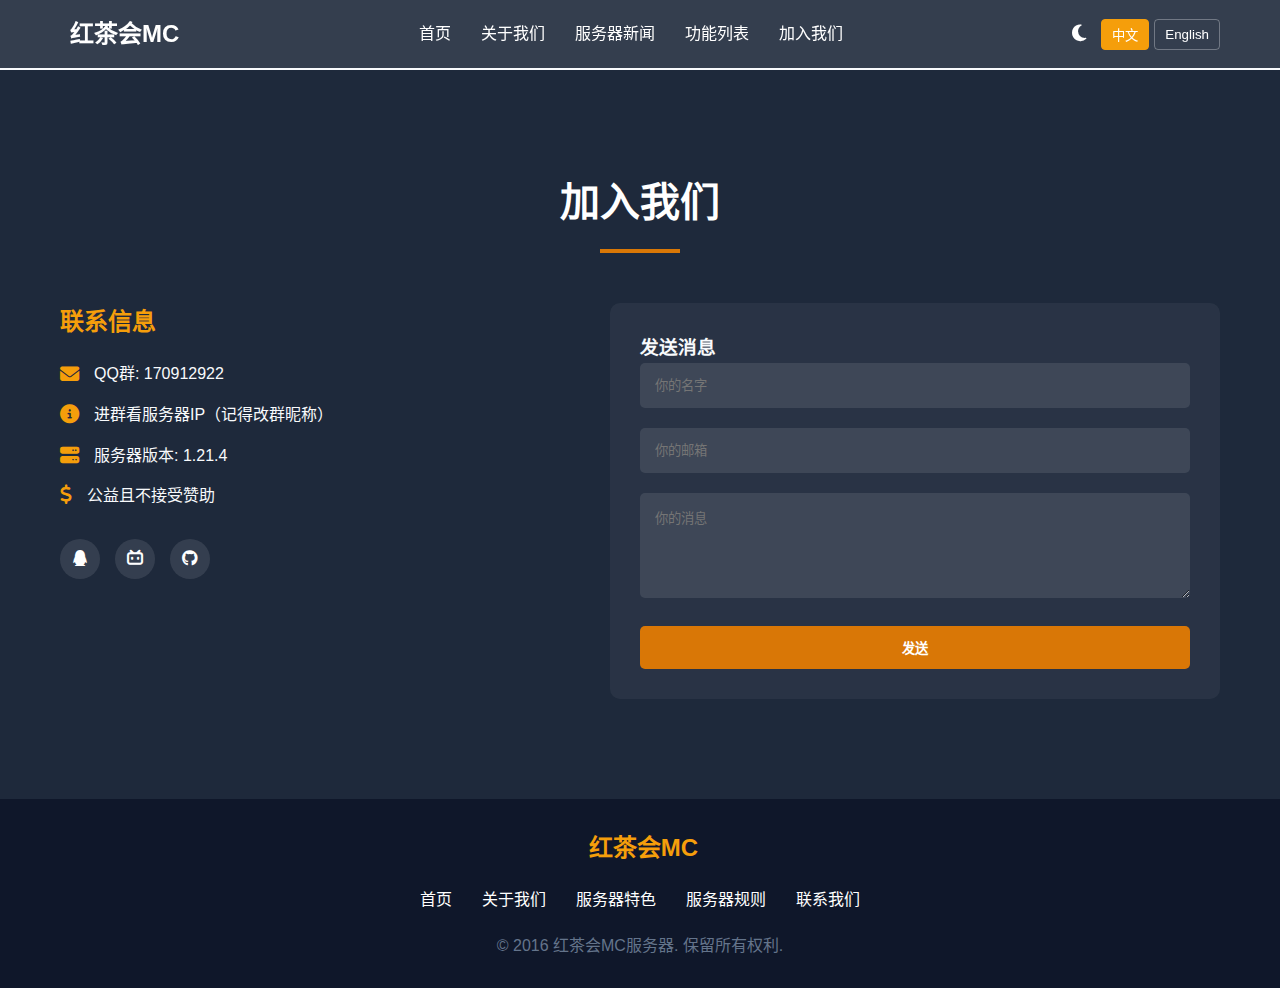
<file: contact.html>
<!DOCTYPE html>
<html lang="zh-CN">
<head>
    <meta charset="UTF-8">
    <meta name="viewport" content="width=device-width, initial-scale=1.0">
    <title>红茶会MC服务器 - 联系我们</title>
    <link rel="stylesheet" href="style.css">
    <!-- 引入Font Awesome图标库 -->
    <link rel="stylesheet" href="https://cdnjs.cloudflare.com/ajax/libs/font-awesome/6.4.0/css/all.min.css">
</head>
<body>
    <!-- 导航栏 -->
    <header>
        <div class="container">
            <nav>
                <div class="logo">
                    <i class="fas fa-cup-tea"></i>
                    <span>红茶会MC</span>
                </div>
                <ul class="nav-links">
                    <li><a href="index.html">首页</a></li>
                    <li><a href="about.html">关于我们</a></li>
                    <li><a href="features.html">服务器特色</a></li>
                    <li><a href="rules.html">服务器规则</a></li>
                    <li><a href="contact.html">联系我们</a></li>
                </ul>
                <div class="settings">
                    <button id="theme-toggle" class="theme-toggle-btn">
                        <i class="fas fa-moon"></i>
                    </button>
                    <div class="language-switch">
                        <button class="lang-btn" data-lang="zh">中文</button>
                        <button class="lang-btn" data-lang="en">English</button>
                    </div>
                </div>
                <button class="mobile-menu-btn">
                    <i class="fas fa-bars"></i>
                </button>
            </nav>
        </div>
    </header>

    <!-- 联系方式 -->
    <section class="contact" id="contact" style="padding: 100px 0; margin-top: 70px;">
        <div class="container">
            <h2 class="section-title">加入我们</h2>
            <div class="contact-content">
                <div class="contact-info">
                    <h3>联系信息</h3>
                    <div class="contact-item">
                        <i class="fas fa-envelope"></i>
                        <span>QQ群: 170912922</span>
                    </div>
                    <div class="contact-item">
                        <i class="fas fa-info-circle"></i>
                        <span>进群看服务器IP（记得改群昵称）</span>
                    </div>
                    <div class="contact-item">
                        <i class="fas fa-server"></i>
                        <span>服务器版本: 1.21.4</span>
                    </div>
                    <div class="contact-item">
                        <i class="fas fa-dollar-sign"></i>
                        <span>公益且不接受赞助</span>
                    </div>
                    <div class="social-links">
                        <a href="#"><i class="fab fa-qq"></i></a>
                        <a href="#"><i class="fab fa-bilibili"></i></a>
                        <a href="#"><i class="fab fa-github"></i></a>
                    </div>
                </div>
                <div class="contact-form">
                    <h3>发送消息</h3>
                    <form>
                        <input type="text" placeholder="你的名字" required>
                        <input type="email" placeholder="你的邮箱" required>
                        <textarea placeholder="你的消息" rows="5" required></textarea>
                        <button type="submit" class="btn">发送</button>
                    </form>
                </div>
            </div>
        </div>
    </section>

    <!-- 页脚 -->
    <footer>
        <div class="container">
            <div class="footer-content">
                <div class="footer-logo">
                    <i class="fas fa-cup-tea"></i> 红茶会MC
                </div>
                <ul class="footer-links">
                    <li><a href="index.html">首页</a></li>
                    <li><a href="about.html">关于我们</a></li>
                    <li><a href="features.html">服务器特色</a></li>
                    <li><a href="rules.html">服务器规则</a></li>
                    <li><a href="contact.html">联系我们</a></li>
                </ul>
                <p class="copyright">© 2016 红茶会MC服务器. 保留所有权利.</p>
            </div>
        </div>
    </footer>

    <script src="script.js"></script>
</body>
</html>
</file>
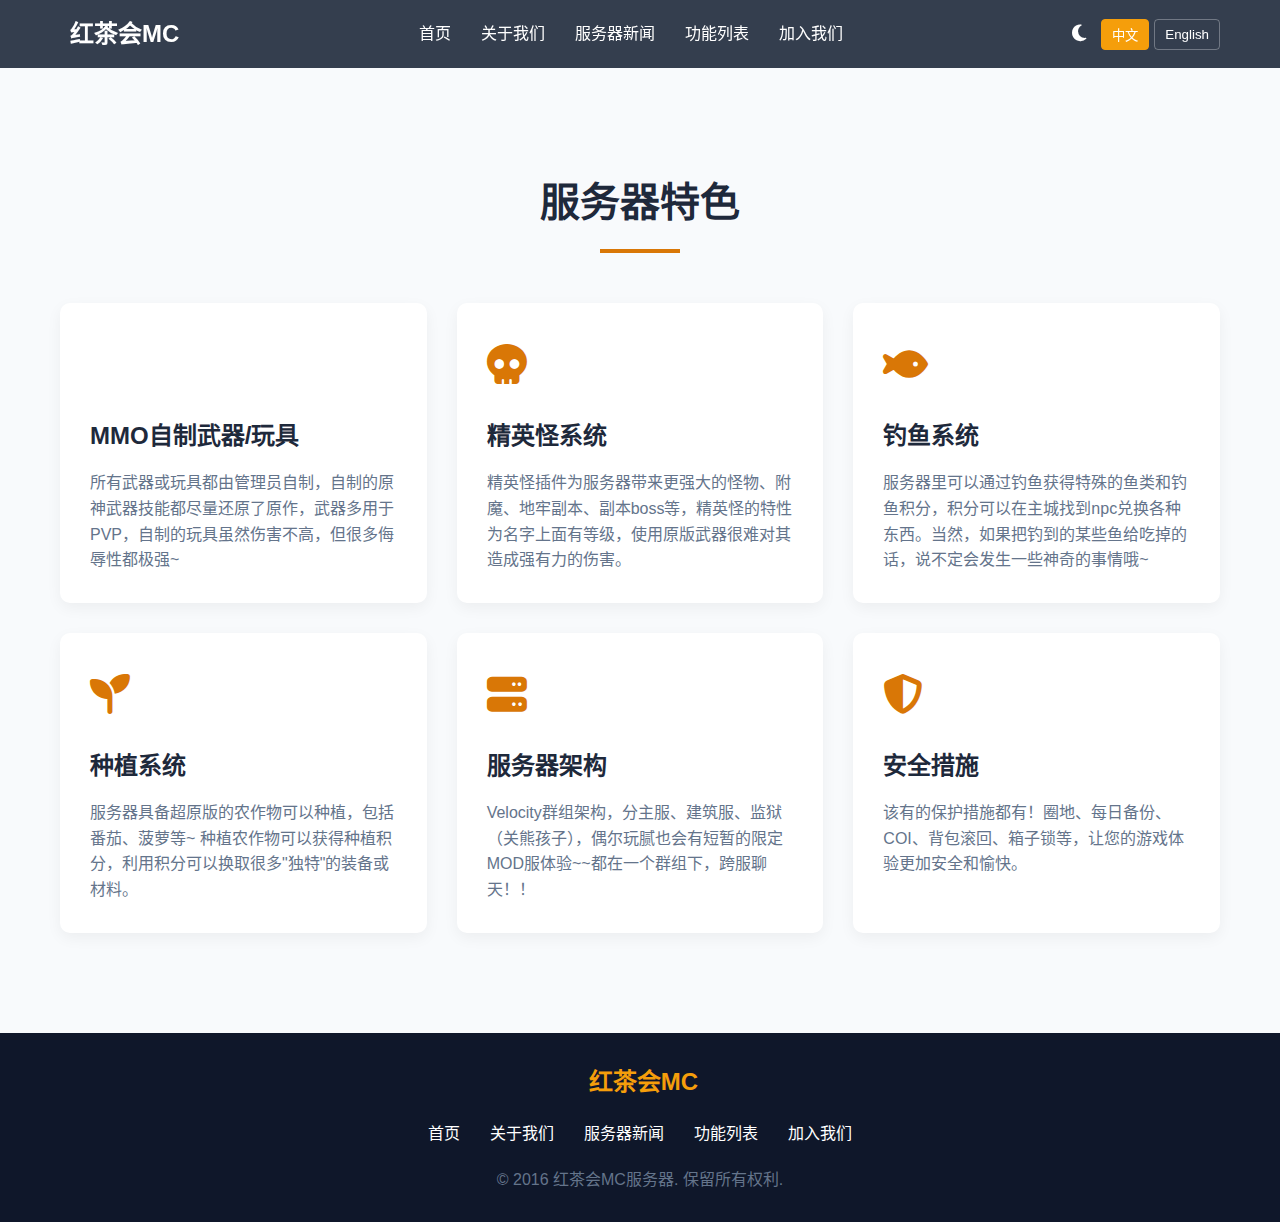
<file: features.html>
<!DOCTYPE html>
<html lang="zh-CN">
<head>
    <meta charset="UTF-8">
    <meta name="viewport" content="width=device-width, initial-scale=1.0">
    <title>红茶会MC服务器 - 服务器特色</title>
    <link rel="stylesheet" href="style.css">
    <!-- 引入Font Awesome图标库 -->
    <link rel="stylesheet" href="https://cdnjs.cloudflare.com/ajax/libs/font-awesome/6.4.0/css/all.min.css">
</head>
<body>
    <!-- 导航栏 -->
    <header>
        <div class="container">
            <nav>
                <div class="logo">
                    <i class="fas fa-cup-tea"></i>
                    <span>红茶会MC</span>
                </div>
                <ul class="nav-links">
                    <li><a href="index.html">首页</a></li>
                    <li><a href="about.html">关于我们</a></li>
                    <li><a href="news.html">服务器新闻</a></li>
                    <li><a href="server_features.html">功能列表</a></li>
                    <li><a href="contact.html">加入我们</a></li>
                </ul>
                <div class="settings">
                    <button id="theme-toggle" class="theme-toggle-btn">
                        <i class="fas fa-moon"></i>
                    </button>
                    <div class="language-switch">
                        <button class="lang-btn" data-lang="zh">中文</button>
                        <button class="lang-btn" data-lang="en">English</button>
                    </div>
                </div>
                <button class="mobile-menu-btn">
                    <i class="fas fa-bars"></i>
                </button>
            </nav>
        </div>
    </header>

    <!-- 服务器特色 -->
    <section class="features" id="features" style="padding: 100px 0; margin-top: 70px;">
        <div class="container">
            <h2 class="section-title">服务器特色</h2>
            <div class="features-grid">
                <div class="feature-card">
                    <div class="feature-icon">
                        <i class="fas fa-sword"></i>
                    </div>
                    <h3>MMO自制武器/玩具</h3>
                    <p>所有武器或玩具都由管理员自制，自制的原神武器技能都尽量还原了原作，武器多用于PVP，自制的玩具虽然伤害不高，但很多侮辱性都极强~</p>
                </div>
                <div class="feature-card">
                    <div class="feature-icon">
                        <i class="fas fa-skull"></i>
                    </div>
                    <h3>精英怪系统</h3>
                    <p>精英怪插件为服务器带来更强大的怪物、附魔、地牢副本、副本boss等，精英怪的特性为名字上面有等级，使用原版武器很难对其造成强有力的伤害。</p>
                </div>
                <div class="feature-card">
                    <div class="feature-icon">
                        <i class="fas fa-fish"></i>
                    </div>
                    <h3>钓鱼系统</h3>
                    <p>服务器里可以通过钓鱼获得特殊的鱼类和钓鱼积分，积分可以在主城找到npc兑换各种东西。当然，如果把钓到的某些鱼给吃掉的话，说不定会发生一些神奇的事情哦~</p>
                </div>
                <div class="feature-card">
                    <div class="feature-icon">
                        <i class="fas fa-seedling"></i>
                    </div>
                    <h3>种植系统</h3>
                    <p>服务器具备超原版的农作物可以种植，包括番茄、菠萝等~ 种植农作物可以获得种植积分，利用积分可以换取很多"独特"的装备或材料。</p>
                </div>
                <div class="feature-card">
                    <div class="feature-icon">
                        <i class="fas fa-server"></i>
                    </div>
                    <h3>服务器架构</h3>
                    <p>Velocity群组架构，分主服、建筑服、监狱（关熊孩子），偶尔玩腻也会有短暂的限定MOD服体验~~都在一个群组下，跨服聊天！！</p>
                </div>
                <div class="feature-card">
                    <div class="feature-icon">
                        <i class="fas fa-shield-alt"></i>
                    </div>
                    <h3>安全措施</h3>
                    <p>该有的保护措施都有！圈地、每日备份、COI、背包滚回、箱子锁等，让您的游戏体验更加安全和愉快。</p>
                </div>
            </div>
        </div>
    </section>

    <!-- 页脚 -->
    <footer>
        <div class="container">
            <div class="footer-content">
                <div class="footer-logo">
                    <i class="fas fa-cup-tea"></i> 红茶会MC
                </div>
                <ul class="footer-links">
                    <li><a href="index.html">首页</a></li>
                    <li><a href="about.html">关于我们</a></li>
                    <li><a href="news.html">服务器新闻</a></li>
                    <li><a href="server_features.html">功能列表</a></li>
                    <li><a href="contact.html">加入我们</a></li>
                </ul>
                <p class="copyright">© 2016 红茶会MC服务器. 保留所有权利.</p>
            </div>
        </div>
    </footer>

    <script src="script.js"></script>
</body>
</html>
</file>
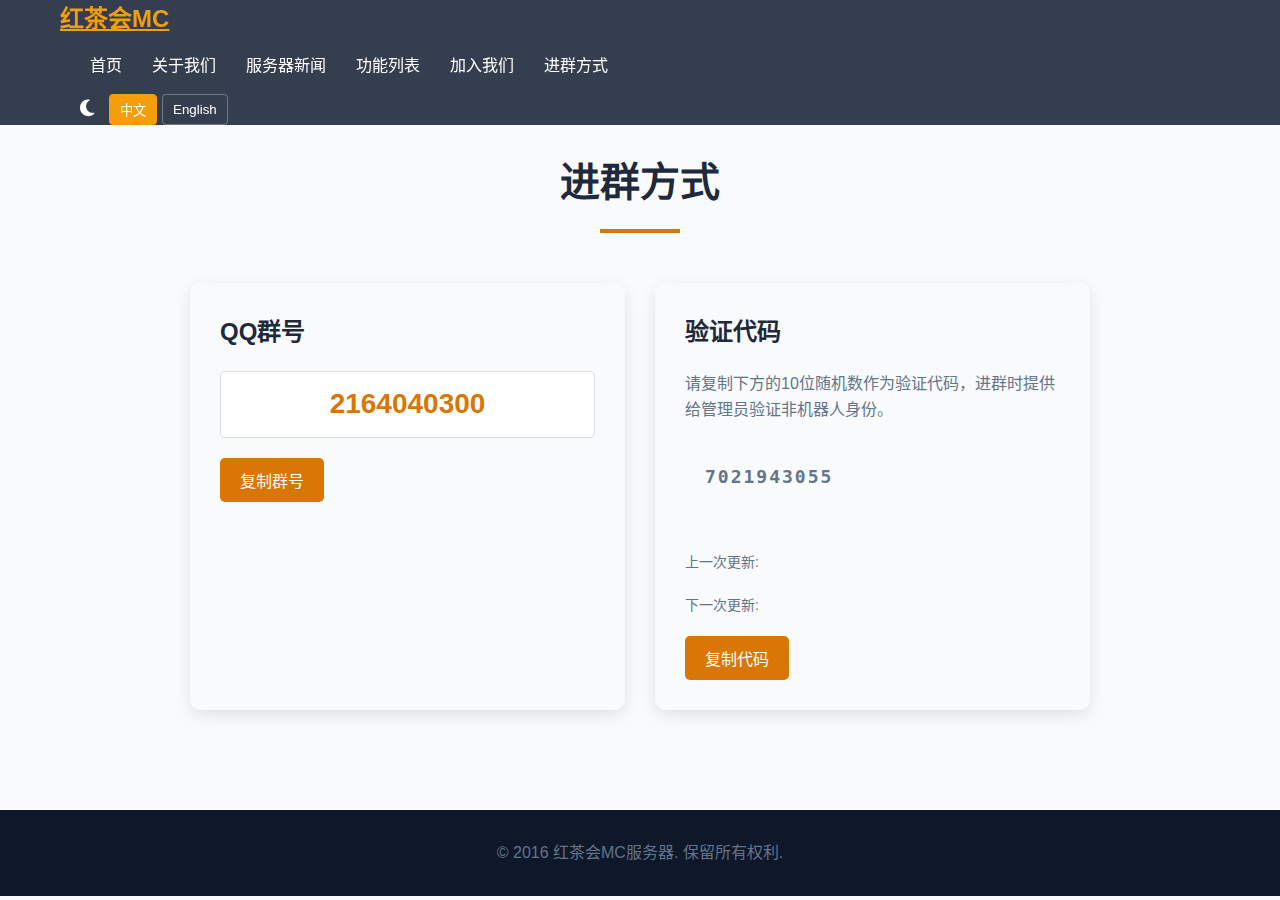
<file: join-group.html>
<!DOCTYPE html>
<html lang="zh-CN">
<head>
    <meta charset="UTF-8">
    <meta name="viewport" content="width=device-width, initial-scale=1.0">
    <title>进群方式 - 红茶会MC服务器</title>
    <link rel="stylesheet" href="style.css">
    <link rel="stylesheet" href="https://cdnjs.cloudflare.com/ajax/libs/font-awesome/6.4.0/css/all.min.css">
</head>
<body>
    <header>
        <div class="container header-container">
            <a href="index.html" class="logo">红茶会MC</a>
            <nav>
                <ul class="nav-links">
                    <li><a href="index.html">首页</a></li>
                    <li><a href="about.html">关于我们</a></li>
                    <li><a href="features.html">服务器特色</a></li>
                    <li><a href="rules.html">服务器规则</a></li>
                    <li><a href="contact.html">联系我们</a></li>
                    <li><a href="join-group.html" class="active">进群方式</a></li>
                </ul>
            </nav>
            <div class="settings">
                <button id="theme-toggle" class="theme-toggle-btn">
                    <i class="fas fa-moon"></i>
                </button>
                <div class="language-switch">
                    <button class="lang-btn active" data-lang="zh">中文</button>
                    <button class="lang-btn" data-lang="en">English</button>
                </div>
            </div>
            <button class="mobile-menu-btn">
                <i class="fas fa-bars"></i>
            </button>
        </div>
    </header>

    <section class="join-group">
        <div class="container">
            <h2 class="section-title" data-i18n="join-group-title">进群方式</h2>
            <div class="group-info">
                <div class="group-number">
                    <h3 data-i18n="group-number-title">QQ群号</h3>
                    <p class="number" data-i18n="group-number">2164040300</p>
                    <button class="copy-btn" id="copy-group-number" data-i18n="copy-btn">复制群号</button>
                </div>
                
                <div class="verification-code">
                    <h3 data-i18n="verification-title">验证代码</h3>
                    <p data-i18n="verification-desc">请复制下方的10位随机数作为验证代码，进群时提供给管理员验证非机器人身份。</p>
                    <div class="code-container">
                        <p id="random-code" class="code-display" style="font-family: monospace; font-size: 18px; letter-spacing: 2px;">生成中...</p>
                    </div>
                    <div class="update-info">
                        <p data-i18n="last-update">上一次更新: <span id="last-update-time"></span></p>
                        <p data-i18n="next-update">下一次更新: <span id="next-update-time"></span> (剩余 <span id="countdown">60</span> 秒)</p>
                    </div>
                    <style>
                        .update-info {
                            margin-top: 15px;
                            font-size: 14px;
                            color: #666;
                        }
                        .code-display {
                            font-weight: bold;
                            color: #333;
                        }
                    </style>
                    <button class="copy-btn" id="copy-code" data-i18n="copy-code-btn">复制代码</button>
                </div>
            </div>
        </div>
    </section>

    <footer>
        <div class="container">
            <p class="copyright" data-i18n="copyright">© 2016 红茶会MC服务器. 保留所有权利.</p>
        </div>
    </footer>

    <script src="script.js"></script>
    <script>
        // 存储当前随机数，供外部插件访问
        window.currentVerificationCode = {"code": ""};
        let countdownInterval;
        let secondsRemaining = 60;

        // 生成10位数随机数
        function generateRandomCode() {
            let code = '';
            for (let i = 0; i < 10; i++) {
                code += Math.floor(Math.random() * 10);
            }
            return code;
        }

        // 更新随机数并以明文显示
        function updateRandomCode() {
            const code = generateRandomCode();
            // 更新全局变量，供插件访问
            window.currentVerificationCode = {"code": code};
            const codeElement = document.getElementById('random-code');
            codeElement.textContent = code;
            console.log('随机数已更新:', window.currentVerificationCode);

            // 更新上次更新时间
            const now = new Date();
            document.getElementById('last-update-time').textContent = now.toLocaleString();

            // 计算下次更新时间
            const nextUpdate = new Date(now.getTime() + 60000);
            document.getElementById('next-update-time').textContent = nextUpdate.toLocaleString();

            // 重置倒计时
            secondsRemaining = 60;
            updateCountdown();
        }

        // 更新倒计时
        function updateCountdown() {
            document.getElementById('countdown').textContent = secondsRemaining;
            secondsRemaining--;

            if (secondsRemaining < 0) {
                secondsRemaining = 60;
            }
        }

        // 复制群号
        document.getElementById('copy-group-number').addEventListener('click', function() {
            const groupNumber = document.querySelector('.number').textContent;
            navigator.clipboard.writeText(groupNumber).then(function() {
                alert('群号已复制到剪贴板！');
            }).catch(function() {
                alert('复制失败，请手动复制。');
            });
        });

        // 复制代码
        document.getElementById('copy-code').addEventListener('click', function() {
            const codeText = document.getElementById('random-code').textContent;
            navigator.clipboard.writeText(codeText).then(function() {
                alert('验证代码已复制到剪贴板！');
            }).catch(function() {
                alert('复制失败，请手动复制。');
            });
        });

        // 页面加载时生成随机数
        document.addEventListener('DOMContentLoaded', function() {
            updateRandomCode();

            // 设置每分钟(60000毫秒)自动更新随机数
            setInterval(updateRandomCode, 60000);
            console.log('已启动每分钟自动更新随机数');

            // 设置每秒更新倒计时
            countdownInterval = setInterval(updateCountdown, 1000);

            // 添加i18n属性
            document.querySelector('.join-group .section-title').setAttribute('data-i18n', 'join-group-title');
            document.querySelector('.group-number h3').setAttribute('data-i18n', 'group-number-title');
            document.querySelector('.group-number .number').setAttribute('data-i18n', 'group-number');
            document.getElementById('copy-group-number').setAttribute('data-i18n', 'copy-btn');
            document.querySelector('.verification-code h3').setAttribute('data-i18n', 'verification-title');
            document.querySelector('.verification-code p').setAttribute('data-i18n', 'verification-desc');
            document.getElementById('copy-code').setAttribute('data-i18n', 'copy-code-btn');
            document.querySelector('.update-info p:nth-child(1)').setAttribute('data-i18n', 'last-update');
            document.querySelector('.update-info p:nth-child(2)').setAttribute('data-i18n', 'next-update');
        });

        // 添加简单的API端点，供外部插件获取随机数
        function getCurrentVerificationCode() {
            return window.currentVerificationCode;
        }
    </script>
</body>
</html>
</file>
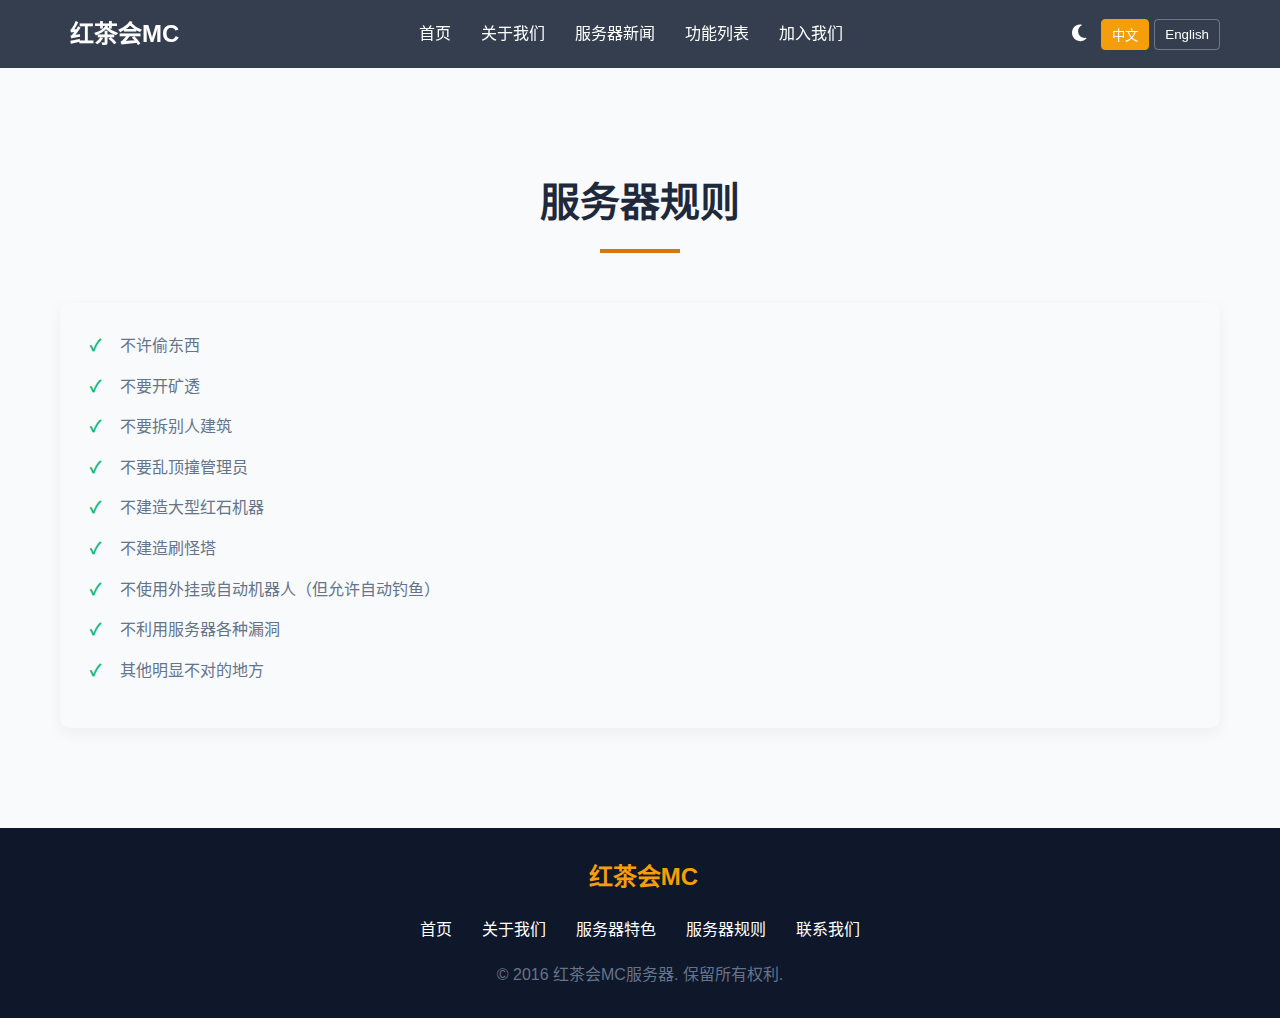
<file: rules.html>
<!DOCTYPE html>
<html lang="zh-CN">
<head>
    <meta charset="UTF-8">
    <meta name="viewport" content="width=device-width, initial-scale=1.0">
    <title>红茶会MC服务器 - 服务器规则</title>
    <link rel="stylesheet" href="style.css">
    <!-- 引入Font Awesome图标库 -->
    <link rel="stylesheet" href="https://cdnjs.cloudflare.com/ajax/libs/font-awesome/6.4.0/css/all.min.css">
</head>
<body>
    <!-- 导航栏 -->
    <header>
        <div class="container">
            <nav>
                <div class="logo">
                    <i class="fas fa-cup-tea"></i>
                    <span>红茶会MC</span>
                </div>
                <ul class="nav-links">
                    <li><a href="index.html">首页</a></li>
                    <li><a href="about.html">关于我们</a></li>
                    <li><a href="features.html">服务器特色</a></li>
                    <li><a href="rules.html">服务器规则</a></li>
                    <li><a href="contact.html">联系我们</a></li>
                </ul>
                <div class="settings">
                    <button id="theme-toggle" class="theme-toggle-btn">
                        <i class="fas fa-moon"></i>
                    </button>
                    <div class="language-switch">
                        <button class="lang-btn" data-lang="zh">中文</button>
                        <button class="lang-btn" data-lang="en">English</button>
                    </div>
                </div>
                <button class="mobile-menu-btn">
                    <i class="fas fa-bars"></i>
                </button>
            </nav>
        </div>
    </header>

    <!-- 服务器规则 -->
    <section class="rules" id="rules" style="padding: 100px 0; margin-top: 70px;">
        <div class="container">
            <h2 class="section-title">服务器规则</h2>
            <div class="rules-container">
                <ul class="rules-list">
                    <li>不许偷东西</li>
                    <li>不要开矿透</li>
                    <li>不要拆别人建筑</li>
                    <li>不要乱顶撞管理员</li>
                    <li>不建造大型红石机器</li>
                    <li>不建造刷怪塔</li>
                    <li>不使用外挂或自动机器人（但允许自动钓鱼）</li>
                    <li>不利用服务器各种漏洞</li>
                    <li>其他明显不对的地方</li>
                </ul>
            </div>
        </div>
    </section>

    <!-- 页脚 -->
    <footer>
        <div class="container">
            <div class="footer-content">
                <div class="footer-logo">
                    <i class="fas fa-cup-tea"></i> 红茶会MC
                </div>
                <ul class="footer-links">
                    <li><a href="index.html">首页</a></li>
                    <li><a href="about.html">关于我们</a></li>
                    <li><a href="features.html">服务器特色</a></li>
                    <li><a href="rules.html">服务器规则</a></li>
                    <li><a href="contact.html">联系我们</a></li>
                </ul>
                <p class="copyright">© 2016 红茶会MC服务器. 保留所有权利.</p>
            </div>
        </div>
    </footer>

    <script src="script.js"></script>
</body>
</html>
</file>
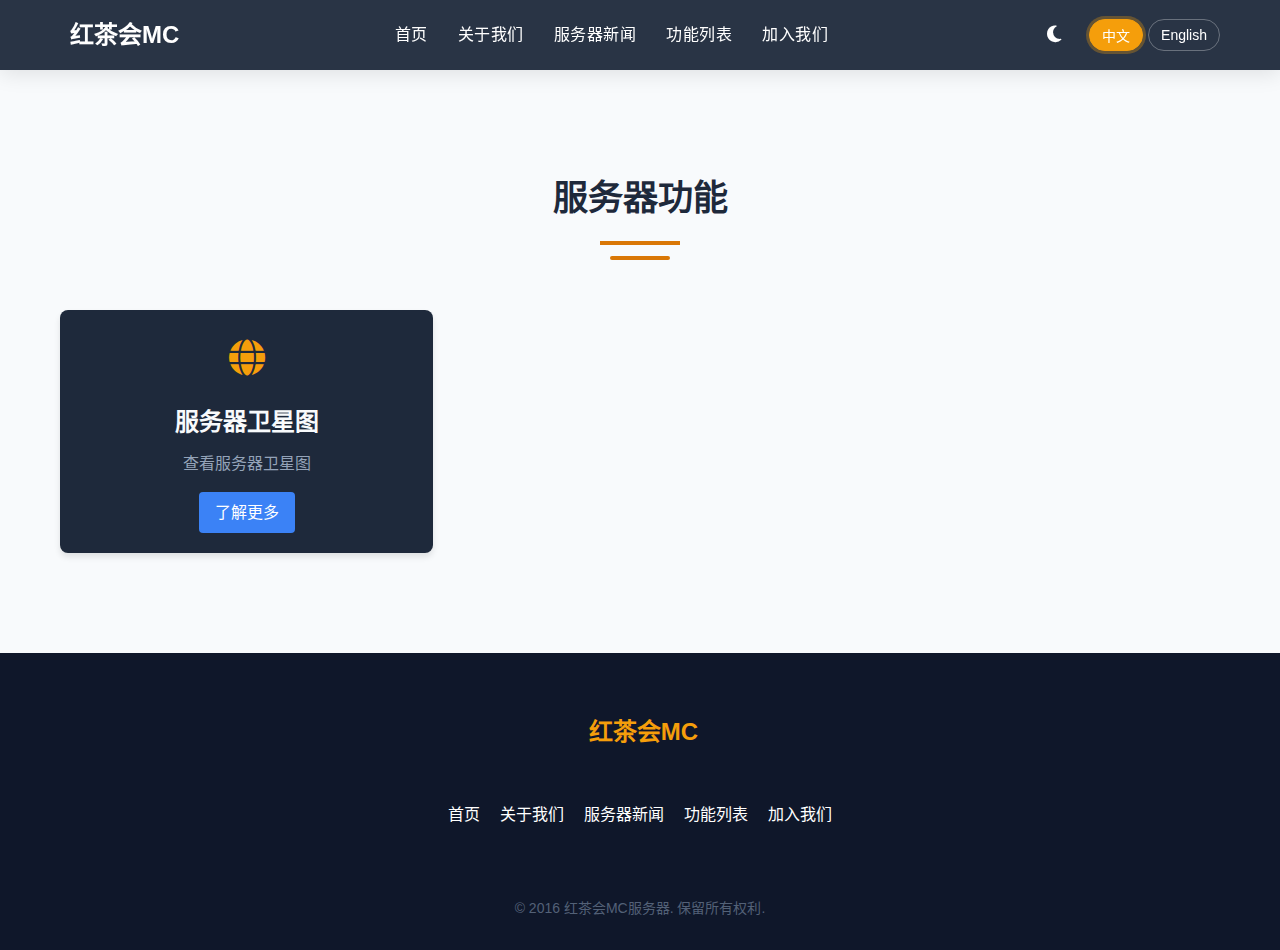
<file: server_features.html>
<!DOCTYPE html>
<html lang="zh-CN">
<head>
    <meta charset="UTF-8">
    <meta name="viewport" content="width=device-width, initial-scale=1.0">
    <title>红茶会MC服务器 - 服务器功能</title>
    <link rel="stylesheet" href="style.css">
    <link rel="stylesheet" href="custom.css">
    <!-- 引入Font Awesome图标库 -->
    <link rel="stylesheet" href="https://cdnjs.cloudflare.com/ajax/libs/font-awesome/6.4.0/css/all.min.css">
    <style>
        .server-features {
            padding: 100px 0;
            margin-top: 70px;
        }
        .features-container {
            display: grid;
            grid-template-columns: repeat(auto-fill, minmax(300px, 1fr));
            gap: 20px;
            margin-top: 30px;
        }
        .feature-card {
            background-color: #1e293b;
            border-radius: 8px;
            padding: 20px;
            box-shadow: 0 4px 6px rgba(0, 0, 0, 0.1);
            transition: transform 0.3s, box-shadow 0.3s;
            text-align: center;
        }
        .feature-card:hover {
            transform: translateY(-5px);
            box-shadow: 0 10px 20px rgba(0, 0, 0, 0.2);
        }
        .feature-icon {
            font-size: 36px;
            margin-bottom: 15px;
            color: #f59e0b;
        }
        .feature-card h3 {
            margin: 0 0 10px 0;
            color: #f8fafc;
        }
        .feature-card p {
            color: #94a3b8;
            margin-bottom: 15px;
        }
        .feature-link {
            display: inline-block;
            padding: 8px 16px;
            background-color: #3b82f6;
            color: white;
            text-decoration: none;
            border-radius: 4px;
            transition: background-color 0.3s;
        }
        .feature-link:hover {
            background-color: #2563eb;
        }
    </style>
</head>
<body>
    <!-- 导航栏 -->
    <header>
        <div class="container">
            <nav>
                <div class="logo">
                    <i class="fas fa-cup-tea"></i>
                    <span>红茶会MC</span>
                </div>
                <ul class="nav-links">
                    <li><a href="index.html">首页</a></li>
                    <li><a href="about.html">关于我们</a></li>
                    <li><a href="news.html">服务器新闻</a></li>
                    <li><a href="server_features.html">功能列表</a></li>
                    <li><a href="contact.html">加入我们</a></li>
                </ul>
                <div class="settings">
                    <button id="theme-toggle" class="theme-toggle-btn">
                        <i class="fas fa-moon"></i>
                    </button>
                    <div class="language-switch">
                        <button class="lang-btn" data-lang="zh">中文</button>
                        <button class="lang-btn" data-lang="en">English</button>
                    </div>
                </div>
                <button class="mobile-menu-btn">
                    <i class="fas fa-bars"></i>
                </button>
            </nav>
        </div>
    </header>

    <!-- 服务器功能 -->
    <section class="server-features" id="server-features">
        <div class="container">
            <h2 class="section-title">服务器功能</h2>
            <div class="features-container" id="features-container">
                <!-- 功能卡片将通过JavaScript动态加载 -->
                <div class="loading">加载中...</div>
            </div>
        </div>
    </section>

    <!-- 页脚 -->
    <footer>
        <div class="container">
            <div class="footer-content">
                <div class="footer-logo">
                    <i class="fas fa-cup-tea"></i> 红茶会MC
                </div>
                <ul class="footer-links">
                    <li><a href="index.html">首页</a></li>
                    <li><a href="about.html">关于我们</a></li>
                    <li><a href="news.html">服务器新闻</a></li>
                    <li><a href="server_features.html">功能列表</a></li>
                    <li><a href="contact.html">加入我们</a></li>
                </ul>
                <p class="copyright">© 2016 红茶会MC服务器. 保留所有权利.</p>
            </div>
        </div>
    </footer>

    <script src="script.js"></script>
    <script>
        // 加载服务器功能
        async function loadServerFeatures() {
            const container = document.getElementById('features-container');
            container.innerHTML = '<div class="loading">加载中...</div>';

            try {
                // 获取JSON文件内容
                const response = await fetch('json/features.json');
                if (!response.ok) {
                    throw new Error('网络响应异常');
                }
                const data = await response.json();

                // 生成功能卡片
                container.innerHTML = '';
                data.features.forEach(feature => {
                    const card = document.createElement('div');
                    card.className = 'feature-card';
                    const icon = document.createElement('div');
                    icon.className = 'feature-icon';
                    icon.innerHTML = `<i class="fas ${feature.icon}"></i>`;

                    const title = document.createElement('h3');
                    title.textContent = feature.name;

                    const description = document.createElement('p');
                    description.textContent = feature.description;

                    const link = document.createElement('a');
                    link.href = feature.url || '#';
                    link.className = 'feature-link';
                    link.textContent = '了解更多';
                    link.target = '_blank'; // 在新窗口打开链接
                    link.rel = 'noopener noreferrer'; // 安全属性

                    card.appendChild(icon);
                    card.appendChild(title);
                    card.appendChild(description);
                    card.appendChild(link);
                    container.appendChild(card);                });
            } catch (error) {
                console.error('加载服务器功能时出错:', error);
                container.innerHTML = '<div class="loading">加载失败，请稍后重试</div>';
            }
        }

        // 页面加载完成后执行
        window.addEventListener('load', loadServerFeatures);
    </script>
</body>
</html>
</file>
<file: style.css>
:root {
    --primary-color: #d97706;
    --secondary-color: #f59e0b;
    --accent-color: #7c2d12;
    --dark-color: #1e293b;
    --light-color: #f8fafc;
    --gray-color: #64748b;
    --success-color: #10b981;
}

/* 暗黑模式变量 */
:root.dark-mode {
    --primary-color: #f59e0b;
    --secondary-color: #d97706;
    --accent-color: #fbbf24;
    --dark-color: #f8fafc;
    --light-color: #1e293b;
    --gray-color: #94a3b8;
    --success-color: #34d399;
}

* {
    margin: 0;
    padding: 0;
    box-sizing: border-box;
    font-family: 'Microsoft YaHei', sans-serif;
}

body {
    background-color: var(--light-color);
    color: var(--dark-color);
    line-height: 1.6;
    transition: background-color 0.3s, color 0.3s;
}

.container {
    max-width: 1200px;
    margin: 0 auto;
    padding: 0 20px;
}

/* 导航栏 */
header {
    background-color: rgba(30, 41, 59, 0.9);
    color: white;
    position: fixed;
    top: 0;
    left: 0;
    right: 0;
    z-index: 1000;
    backdrop-filter: blur(10px);
}

nav {
    display: flex;
    justify-content: space-between;
    align-items: center;
    padding: 15px 0;
}

.logo {
    font-size: 1.5rem;
    font-weight: bold;
    color: var(--secondary-color);
    display: flex;
    align-items: center;
}

.logo span {
    color: white;
    margin-left: 10px;
}

.nav-links {
    display: flex;
    list-style: none;
}

.nav-links li {
    margin-left: 30px;
}

.nav-links a {
    color: white;
    text-decoration: none;
    font-weight: 500;
    transition: color 0.3s;
    position: relative;
}

.nav-links a:hover {
    color: var(--secondary-color);
}

.nav-links a::after {
    content: '';
    position: absolute;
    width: 0;
    height: 2px;
    bottom: -5px;
    left: 0;
    background-color: var(--secondary-color);
    transition: width 0.3s;
}

.nav-links a:hover::after {
    width: 100%;
}

.mobile-menu-btn {
    display: none;
    background: none;
    border: none;
    color: white;
    font-size: 1.5rem;
    cursor: pointer;
}

/* 设置区域样式 */
.settings {
    display: flex;
    align-items: center;
    margin-left: 20px;
}

.theme-toggle-btn {
    background: none;
    border: none;
    color: white;
    font-size: 1.2rem;
    cursor: pointer;
    margin-right: 15px;
    transition: color 0.3s;
}

.theme-toggle-btn:hover {
    color: var(--secondary-color);
}

.language-switch {
    display: flex;
    gap: 5px;
}

.lang-btn {
    background: none;
    border: 1px solid rgba(255, 255, 255, 0.3);
    color: white;
    padding: 5px 10px;
    border-radius: 4px;
    cursor: pointer;
    transition: all 0.3s;
}

.lang-btn:hover {
    border-color: var(--secondary-color);
}

.lang-btn.active {
    background-color: var(--secondary-color);
    border-color: var(--secondary-color);
}

/* 英雄区域 */
.hero {
    height: 100vh;
    background-image: linear-gradient(rgba(0, 0, 0, 0.6), rgba(0, 0, 0, 0.7)), url('img/toutu.avif');
    background-size: cover;
    background-position: center;
    background-attachment: fixed;
    color: white;
    display: flex;
    align-items: center;
    text-align: center;
    padding-top: 70px;
}

.hero-content {
    max-width: 800px;
    margin: 0 auto;
}

.hero h1 {
    font-size: 3.5rem;
    margin-bottom: 20px;
    text-shadow: 2px 2px 4px rgba(0, 0, 0, 0.5);
    animation: fadeInUp 1s ease-out;
}

.hero p {
    font-size: 1.2rem;
    margin-bottom: 30px;
    text-shadow: 1px 1px 2px rgba(0, 0, 0, 0.5);
    animation: fadeInUp 1s ease-out 0.2s both;
}

.btn {
    display: inline-block;
    padding: 12px 30px;
    background-color: var(--primary-color);
    color: white;
    text-decoration: none;
    border-radius: 5px;
    font-weight: bold;
    transition: all 0.3s;
    border: none;
    cursor: pointer;
    animation: fadeInUp 1s ease-out 0.4s both;
}

.btn:hover {
    background-color: var(--secondary-color);
    transform: translateY(-3px);
    box-shadow: 0 10px 20px rgba(0, 0, 0, 0.2);
}

.btn-secondary {
    background-color: transparent;
    border: 2px solid white;
    margin-left: 15px;
}

.btn-secondary:hover {
    background-color: white;
    color: var(--dark-color);
}

/* 关于我们 */
.about {
    padding: 100px 0;
    background-color: white;
}

.section-title {
    text-align: center;
    font-size: 2.5rem;
    margin-bottom: 50px;
    color: var(--dark-color);
    position: relative;
}

.section-title::after {
    content: '';
    display: block;
    width: 80px;
    height: 4px;
    background-color: var(--primary-color);
    margin: 15px auto 0;
}

.about-content {
    display: flex;
    flex-wrap: wrap;
    align-items: center;
    justify-content: space-between;
}

.about-text {
    flex: 1;
    min-width: 300px;
    padding-right: 30px;
}

.about-text h3 {
    font-size: 1.8rem;
    margin-bottom: 20px;
    color: var(--accent-color);
}

.about-text p {
    margin-bottom: 20px;
    color: var(--gray-color);
}

.about-image {
    flex: 1;
    min-width: 300px;
    margin-top: 30px;
}

.about-image img {
    width: 100%;
    border-radius: 10px;
    box-shadow: 0 10px 30px rgba(0, 0, 0, 0.1);
}

/* 服务器特色 */
.features {
    padding: 100px 0;
    background-color: #f1f5f9;
    background-color: var(--light-color);
}

.features-grid {
    display: grid;
    grid-template-columns: repeat(auto-fit, minmax(300px, 1fr));
    gap: 30px;
    margin-top: 50px;
}

.feature-card {
    background-color: white;
    padding: 30px;
    border-radius: 10px;
    box-shadow: 0 5px 15px rgba(0, 0, 0, 0.05);
    transition: all 0.3s;
}

.feature-card:hover {
    transform: translateY(-10px);
    box-shadow: 0 15px 30px rgba(0, 0, 0, 0.1);
}

.feature-icon {
    font-size: 2.5rem;
    color: var(--primary-color);
    margin-bottom: 20px;
}

.feature-card h3 {
    font-size: 1.5rem;
    margin-bottom: 15px;
    color: var(--dark-color);
}

.feature-card p {
    color: var(--gray-color);
}

/* 服务器规则 */
.rules {
    padding: 100px 0;
    background-color: var(--light-color);
}

.rules-container {
    background-color: #f8fafc;
    border-radius: 10px;
    padding: 30px;
    box-shadow: 0 5px 15px rgba(0, 0, 0, 0.05);
}

.rules-list {
    list-style: none;
}

.rules-list li {
    margin-bottom: 15px;
    padding-left: 30px;
    position: relative;
    color: var(--gray-color);
}

.rules-list li::before {
    content: '✓';
    position: absolute;
    left: 0;
    color: var(--success-color);
    font-weight: bold;
}

/* 联系方式 */
.contact {
    padding: 100px 0;
    background-color: var(--dark-color);
    color: var(--light-color);
}

.contact h2 {
    color: white;
}

.contact-content {
    display: flex;
    flex-wrap: wrap;
    justify-content: space-between;
}

.contact-info {
    flex: 1;
    min-width: 300px;
    margin-bottom: 30px;
}

.contact-info h3 {
    font-size: 1.5rem;
    margin-bottom: 20px;
    color: var(--secondary-color);
}

.contact-item {
    margin-bottom: 15px;
    display: flex;
    align-items: center;
}

.contact-item i {
    margin-right: 15px;
    color: var(--secondary-color);
    font-size: 1.2rem;
}

.social-links {
    display: flex;
    margin-top: 30px;
}

.social-links a {
    display: inline-block;
    width: 40px;
    height: 40px;
    line-height: 40px;
    text-align: center;
    background-color: rgba(255, 255, 255, 0.1);
    color: white;
    border-radius: 50%;
    margin-right: 15px;
    transition: all 0.3s;
}

.social-links a:hover {
    background-color: var(--secondary-color);
    transform: translateY(-3px);
}

.contact-form {
    flex: 1;
    min-width: 300px;
    background-color: rgba(255, 255, 255, 0.05);
    padding: 30px;
    border-radius: 10px;
}

.contact-form input,
.contact-form textarea {
    width: 100%;
    padding: 15px;
    margin-bottom: 20px;
    background-color: rgba(255, 255, 255, 0.1);
    border: none;
    border-radius: 5px;
    color: white;
}

.contact-form input:focus,
.contact-form textarea:focus {
    outline: none;
    background-color: rgba(255, 255, 255, 0.2);
}

.contact-form button {
    width: 100%;
}

/* 页脚 */
footer {
    background-color: #0f172a;
    color: var(--light-color);
    padding: 30px 0;
    text-align: center;
}

.footer-content {
    display: flex;
    flex-direction: column;
    align-items: center;
}

.footer-logo {
    font-size: 1.5rem;
    font-weight: bold;
    color: var(--secondary-color);
    margin-bottom: 20px;
}

.footer-links {
    display: flex;
    list-style: none;
    margin-bottom: 20px;
}

.footer-links li {
    margin: 0 15px;
}

.footer-links a {
    color: white;
    text-decoration: none;
    transition: color 0.3s;
}

.footer-links a:hover {
    color: var(--secondary-color);
}

.copyright {
    color: var(--gray-color);
}

/* 动画 */
@keyframes fadeInUp {
    from {
        opacity: 0;
        transform: translateY(20px);
    }
    to {
        opacity: 1;
        transform: translateY(0);
    }
}

/* 响应式设计 */
@media (max-width: 992px) {
    .hero h1 {
        font-size: 2.5rem;
    }

    .about-content {
        flex-direction: column;
    }

    .about-text {
        padding-right: 0;
        margin-bottom: 30px;
    }
}

@media (max-width: 768px) {
    .nav-links {
        display: none;
        position: absolute;
        top: 70px;
        left: 0;
        right: 0;
        flex-direction: column;
        background-color: var(--dark-color);
        padding: 20px;
    }

    .nav-links.active {
        display: flex;
    }

    .nav-links li {
        margin: 10px 0;
    }

    .mobile-menu-btn {
        display: block;
    }

    .hero h1 {
        font-size: 2rem;
    }

    .hero p {
        font-size: 1rem;
    }

    .section-title {
        font-size: 2rem;
    }
}

@media (max-width: 576px) {
    .hero h1 {
        font-size: 1.8rem;
    }

    .btn {
        display: block;
        width: 100%;
        margin-bottom: 15px;
    }

    .btn-secondary {
        margin-left: 0;
    }
}

/* 进群方式页面样式 */
.join-group {
    padding: 100px 0;
    background-color: var(--light-color);
    padding-top: 150px;
}

.join-group .container {
    max-width: 1200px;
    margin: 0 auto;
    padding: 0 20px;
}

.join-group .section-title {
    text-align: center;
    margin-bottom: 50px;
    font-size: 2.5rem;
    color: var(--dark-color);
    position: relative;
}

.join-group .section-title::after {
    content: '';
    display: block;
    width: 80px;
    height: 4px;
    background-color: var(--primary-color);
    margin: 15px auto 0;
}

.group-info {
    display: flex;
    flex-wrap: wrap;
    justify-content: space-between;
    gap: 30px;
    max-width: 900px;
    margin: 0 auto;
}

.group-number,
.verification-code {
    flex: 1;
    min-width: 300px;
    background-color: var(--light-bg);
    padding: 30px;
    border-radius: 10px;
    box-shadow: 0 5px 15px rgba(0, 0, 0, 0.1);
}

.group-number h3,
.verification-code h3 {
    font-size: 1.5rem;
    margin-bottom: 20px;
    color: var(--dark-color);
}

.group-number .number {
    font-size: 28px;
    font-weight: bold;
    color: var(--primary-color);
    margin-bottom: 20px;
    padding: 10px;
    border: 1px solid #ddd;
    border-radius: 5px;
    background-color: white;
    text-align: center;
}

.verification-code p {
    color: var(--gray-color);
    margin-bottom: 20px;
}

.code-container {
    background-color: var(--dark-bg);
    color: var(--light-color);
    padding: 20px;
    border-radius: 5px;
    font-family: 'Courier New', monospace;
    margin-bottom: 20px;
    overflow-x: auto;
}

.copy-btn,
.refresh-btn {
    background-color: var(--primary-color);
    color: white;
    border: none;
    padding: 10px 20px;
    border-radius: 5px;
    cursor: pointer;
    font-size: 16px;
    transition: all 0.3s ease;
    margin-right: 10px;
}

.copy-btn:hover,
.refresh-btn:hover {
    background-color: var(--secondary-color);
}

/* 联系我们页面进群方式链接样式 */
.contact-item .join-group-link {
    color: var(--secondary-color);
    text-decoration: none;
    transition: color 0.3s ease;
}

.contact-item .join-group-link:hover {
    color: var(--primary-color);
    text-decoration: underline;
}

@media (max-width: 768px) {
    .group-info {
        flex-direction: column;
    }
}
</file>
<file: custom.css>
:root {
    --primary-color: #d97706;
    --secondary-color: #f59e0b;
    --accent-color: #7c2d12;
    --dark-color: #1e293b;
    --light-color: #f8fafc;
    --gray-color: #64748b;
    --success-color: #10b981;
}

/* 导航栏改进 */
header {
    background-color: rgba(30, 41, 59, 0.95);
    box-shadow: 0 4px 20px rgba(0, 0, 0, 0.1);
}

.nav-links {
    position: relative;
}

.nav-links a {
    padding: 8px 0;
    font-size: 16px;
    letter-spacing: 0.5px;
}

.nav-links a::after {
    bottom: -2px;
}

.nav-links a:hover {
    color: var(--secondary-color);
}

.nav-links a.active {
    color: var(--secondary-color);
}

.nav-links a.active::after {
    width: 100%;
}

/* 按钮样式改进 */
.btn {
    border-radius: 8px;
    padding: 12px 28px;
    font-size: 16px;
    text-transform: uppercase;
    letter-spacing: 0.5px;
    box-shadow: 0 4px 14px rgba(217, 119, 6, 0.4);
}

.btn:hover {
    box-shadow: 0 8px 24px rgba(217, 119, 6, 0.6);
    transform: translateY(-4px);
}

/* 卡片和容器样式改进 */
.feature-card,
.rules-container,
.contact-form {
    border-radius: 12px;
    transition: all 0.4s cubic-bezier(0.175, 0.885, 0.32, 1.275);
}

.feature-card:hover {
    transform: translateY(-12px);
    box-shadow: 0 20px 25px -5px rgba(0, 0, 0, 0.1), 0 10px 10px -5px rgba(0, 0, 0, 0.04);
}

/* 部分标题样式 */
.section-title {
    font-size: 2.2rem;
    font-weight: 700;
    position: relative;
    padding-bottom: 15px;
}

.section-title::before {
    content: '';
    position: absolute;
    bottom: 0;
    left: 50%;
    transform: translateX(-50%);
    width: 60px;
    height: 4px;
    background-color: var(--primary-color);
    border-radius: 2px;
}

/* 动画效果 */
@keyframes fadeInUp {
    from {
        opacity: 0;
        transform: translateY(20px);
    }
    to {
        opacity: 1;
        transform: translateY(0);
    }
}

.fade-in-up {
    animation: fadeInUp 0.6s ease-out forwards;
}

/* 页脚改进 */
footer {
    background-color: #0f172a;
    padding: 60px 0 30px;
}

.footer-content {
    display: flex;
    flex-direction: column;
    align-items: center;
    justify-content: center;
}

.footer-links {
    margin: 30px 0;
    flex-wrap: wrap;
    justify-content: center;
}

.footer-links li {
    margin: 0 10px 10px;
}

.footer-links a {
    position: relative;
    padding: 5px 0;
}

.footer-links a::after {
    content: '';
    position: absolute;
    width: 0;
    height: 2px;
    bottom: 0;
    left: 0;
    background-color: var(--secondary-color);
    transition: width 0.3s;
}

.footer-links a:hover::after {
    width: 100%;
}

/* 响应式设计改进 */
@media (max-width: 768px) {
    .nav-links {
        position: fixed;
        top: 70px;
        left: -100%;
        flex-direction: column;
        background-color: var(--dark-color);
        width: 100%;
        text-align: center;
        transition: 0.3s;
        box-shadow: 0 10px 27px rgba(0, 0, 0, 0.05);
        padding: 20px 0;
    }

    .nav-links.active {
        left: 0;
    }

    .nav-links li {
        margin: 15px 0;
    }

    .mobile-menu-btn {
        display: block;
    }

    .hero h1 {
        font-size: 2.5rem;
    }

    .section-title {
        font-size: 1.8rem;
    }
}

/* 加载动画 */
.loading {
    display: flex;
    justify-content: center;
    align-items: center;
    height: 100px;
}

.loading::after {
    content: '';
    width: 40px;
    height: 40px;
    border: 4px solid rgba(245, 158, 11, 0.3);
    border-top-color: var(--secondary-color);
    border-radius: 50%;
    animation: spin 1s linear infinite;
}

@keyframes spin {
    to {
        transform: rotate(360deg);
    }
}

/* 平滑滚动 */
html {
    scroll-behavior: smooth;
}

/* 图片悬停效果 */
img {
    transition: transform 0.3s, box-shadow 0.3s;
}

img:hover {
    transform: scale(1.02);
    box-shadow: 0 10px 25px rgba(0, 0, 0, 0.1);
}

/* 表单输入焦点效果 */
input:focus,
textarea:focus {
    border: 1px solid var(--secondary-color) !important;
    box-shadow: 0 0 0 3px rgba(245, 158, 11, 0.2) !important;
}

/* 主题切换按钮 */
.theme-toggle-btn {
    position: relative;
    width: 40px;
    height: 40px;
    border-radius: 50%;
    display: flex;
    align-items: center;
    justify-content: center;
}

.theme-toggle-btn:hover {
    background-color: rgba(255, 255, 255, 0.1);
}

/* 语言切换按钮 */
.lang-btn {
    border-radius: 20px;
    padding: 5px 12px;
    font-size: 14px;
}

.lang-btn.active {
    box-shadow: 0 0 0 3px rgba(245, 158, 11, 0.3);
}

/* 页脚版权信息 */
.copyright {
    margin-top: 30px;
    font-size: 14px;
    opacity: 0.8;
}
</file>
